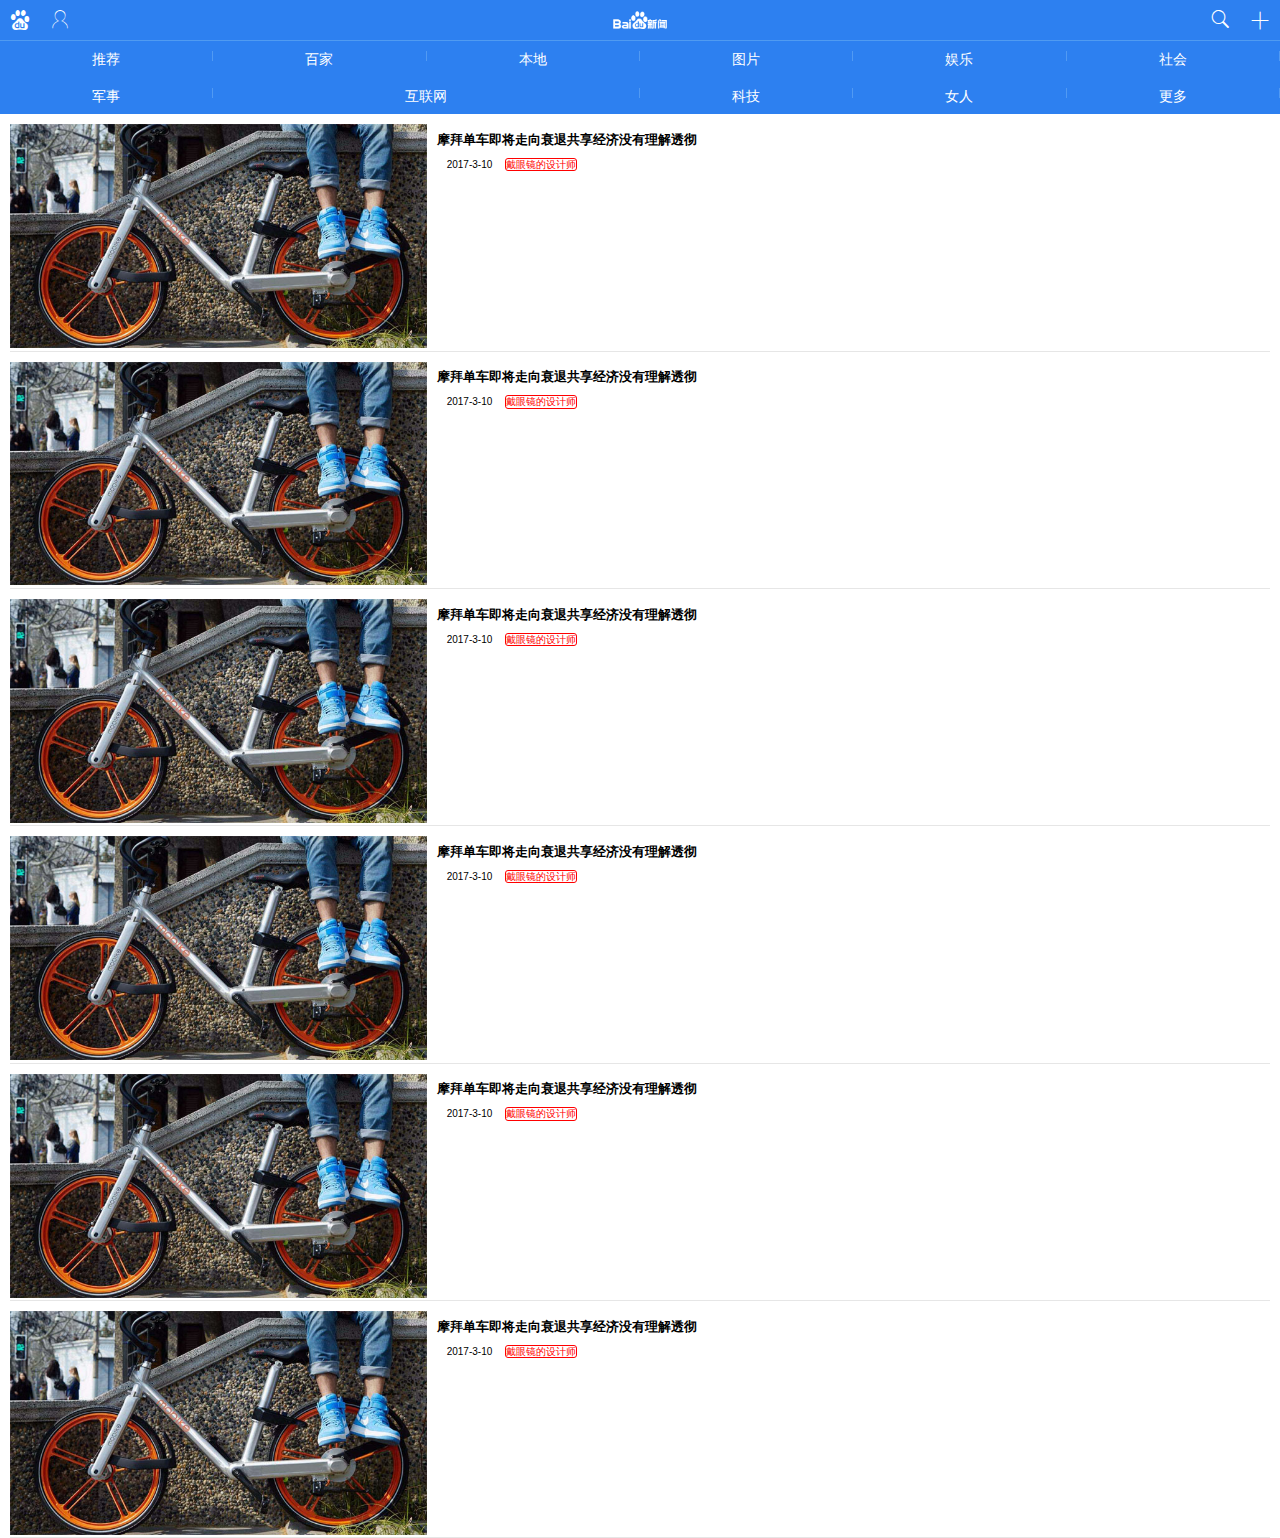
<file: index.html>
<!DOCTYPE html>
<html>
<head>
<meta charset="utf-8">
<meta name="viewport" content="width=device-width,initial-scale=1,maximum-scale=1,user-scalable=0">

	<title>百度新闻</title>
	<link rel="stylesheet" type="text/css" href="css/reset.css">
	<link rel="stylesheet" type="text/css" href="font/iconfont.css">
	<link rel="stylesheet" type="text/css" href="css/new.css">
</head>
<body>
	<div class="containter">
		<header class="cf">
		<a href="#" class="logo"><span class="iconfont">&#xe6b7;</span></a>
		<a href="#" class="user"><span class="iconfont">&#xe62a;</span></a>
		<a href="#" class="add"><span class="iconfont">&#xe6b0;</span></a>
		<a href="#" class="search"><span class="iconfont">&#xe504;</span></a>
			
		</header>
		<nav>
		<ul>
			<li><a href="#">推荐</a><i></i></li>
			<li><a href="#">百家</a><i></i></li>
			<li><a href="#">本地</a><i></i></li>
			<li><a href="#">图片</a><i></i></li>
			<li><a href="#">娱乐</a><i></i></li>
			<li><a href="#">社会</a><i></i></li>
			<li><a href="#">军事</a><i></i></li>
			<li><a href="#">互联网</a><i></i></li>
			<li><a href="#">科技</a><i></i></li>
			<li><a href="#">女人</a><i></i></li>
			<li><a href="#">更多</a><i></i></li>
		</ul>
			
		</nav>
		<article class="new-main">
		  	<ul class="new-lists">
		  		<li class="new-list">
		  			<div class="newsimg">
		  				<img src="img/267f9e2f07082838ecdff4e6b199a9014d08f176.jpg" width="100%">
		  			</div>
		  			<div class="newscontent">
		  				<h1>摩拜单车即将走向衰退共享经济没有理解透彻</h1>
		  				<p>
		  					<span class="newstime">2017-3-10</span>
		  					<span class="newsrc">戴眼镜的设计师</span>
		  				</p>
		  			</div>
		  		</li>
		  		<!-- 第2个 -->
		  		<li class="new-list">
		  			<div class="newsimg">
		  				<img src="img/267f9e2f07082838ecdff4e6b199a9014d08f176.jpg" width="100%">
		  			</div>
		  			<div class="newscontent">
		  				<h1>摩拜单车即将走向衰退共享经济没有理解透彻</h1>
		  				<p>
		  					<span class="newstime">2017-3-10</span>
		  					<span class="newsrc">戴眼镜的设计师</span>
		  				</p>
		  			</div>
		  		</li>
		  		<!-- 第3个 -->
		  		<li class="new-list">
		  			<div class="newsimg">
		  				<img src="img/267f9e2f07082838ecdff4e6b199a9014d08f176.jpg" width="100%">
		  			</div>
		  			<div class="newscontent">
		  				<h1>摩拜单车即将走向衰退共享经济没有理解透彻</h1>
		  				<p>
		  					<span class="newstime">2017-3-10</span>
		  					<span class="newsrc">戴眼镜的设计师</span>
		  				</p>
		  			</div>
		  		</li>
		  		<!-- 第4个 -->
		  		<li class="new-list">
		  			<div class="newsimg">
		  				<img src="img/267f9e2f07082838ecdff4e6b199a9014d08f176.jpg" width="100%">
		  			</div>
		  			<div class="newscontent">
		  				<h1>摩拜单车即将走向衰退共享经济没有理解透彻</h1>
		  				<p>
		  					<span class="newstime">2017-3-10</span>
		  					<span class="newsrc">戴眼镜的设计师</span>
		  				</p>
		  			</div>
		  		</li>
		  		<!-- 第5个 -->
		  		<li class="new-list">
		  			<div class="newsimg">
		  				<img src="img/267f9e2f07082838ecdff4e6b199a9014d08f176.jpg" width="100%">
		  			</div>
		  			<div class="newscontent">
		  				<h1>摩拜单车即将走向衰退共享经济没有理解透彻</h1>
		  				<p>
		  					<span class="newstime">2017-3-10</span>
		  					<span class="newsrc">戴眼镜的设计师</span>
		  				</p>
		  			</div>
		  		</li>
		  		<li class="new-list">
		  			<div class="newsimg">
		  				<img src="img/267f9e2f07082838ecdff4e6b199a9014d08f176.jpg" width="100%">
		  			</div>
		  			<div class="newscontent">
		  				<h1>摩拜单车即将走向衰退共享经济没有理解透彻</h1>
		  				<p>
		  					<span class="newstime">2017-3-10</span>
		  					<span class="newsrc">戴眼镜的设计师</span>
		  				</p>
		  			</div>
		  		</li>
		  	</ul>

		

			
		</article>
		
	</div>
	<script type="text/javascript" src="js/jquery-3.1.1.min.js"></script>
	<script type="text/javascript">
		$(document).ready(function(){
			var deviceWidth =$('body').width();

			$('nav li').each(function(index,itme){
				if($(this).find('a').html().split('').length>2){
					$(this).width(deviceWidth/3);
				}else{
					$(this).width(deviceWidth/6);
				}
			});

		});
	</script>















</body>
</html>
</file>
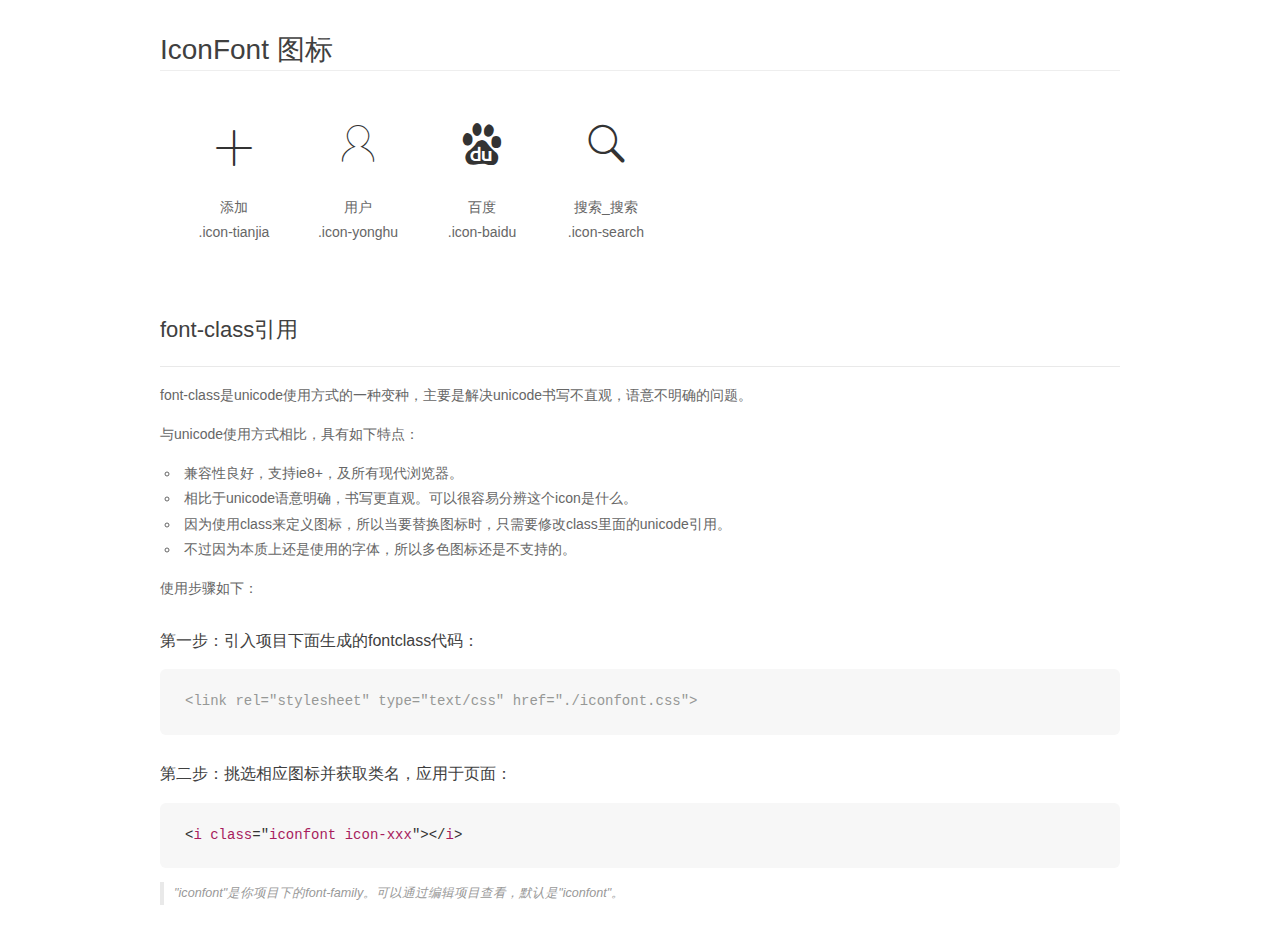
<file: font/demo_fontclass.html>
<!DOCTYPE html>
<html>
<head>
    <meta charset="utf-8"/>
    <title>IconFont</title>
    <link rel="stylesheet" href="demo.css">
    <link rel="stylesheet" href="iconfont.css">
</head>
<body>
    <div class="main markdown">
        <h1>IconFont 图标</h1>
        <ul class="icon_lists clear">
            
                <li>
                <i class="icon iconfont icon-tianjia"></i>
                    <div class="name">添加</div>
                    <div class="fontclass">.icon-tianjia</div>
                </li>
            
                <li>
                <i class="icon iconfont icon-yonghu"></i>
                    <div class="name">用户</div>
                    <div class="fontclass">.icon-yonghu</div>
                </li>
            
                <li>
                <i class="icon iconfont icon-baidu"></i>
                    <div class="name">百度</div>
                    <div class="fontclass">.icon-baidu</div>
                </li>
            
                <li>
                <i class="icon iconfont icon-search"></i>
                    <div class="name">搜索_搜索</div>
                    <div class="fontclass">.icon-search</div>
                </li>
            
        </ul>

        <h2 id="font-class-">font-class引用</h2>
        <hr>

        <p>font-class是unicode使用方式的一种变种，主要是解决unicode书写不直观，语意不明确的问题。</p>
        <p>与unicode使用方式相比，具有如下特点：</p>
        <ul>
        <li>兼容性良好，支持ie8+，及所有现代浏览器。</li>
        <li>相比于unicode语意明确，书写更直观。可以很容易分辨这个icon是什么。</li>
        <li>因为使用class来定义图标，所以当要替换图标时，只需要修改class里面的unicode引用。</li>
        <li>不过因为本质上还是使用的字体，所以多色图标还是不支持的。</li>
        </ul>
        <p>使用步骤如下：</p>
        <h3 id="-fontclass-">第一步：引入项目下面生成的fontclass代码：</h3>


        <pre><code class="lang-js hljs javascript"><span class="hljs-comment">&lt;link rel="stylesheet" type="text/css" href="./iconfont.css"&gt;</span></code></pre>
        <h3 id="-">第二步：挑选相应图标并获取类名，应用于页面：</h3>
        <pre><code class="lang-css hljs">&lt;<span class="hljs-selector-tag">i</span> <span class="hljs-selector-tag">class</span>="<span class="hljs-selector-tag">iconfont</span> <span class="hljs-selector-tag">icon-xxx</span>"&gt;&lt;/<span class="hljs-selector-tag">i</span>&gt;</code></pre>
        <blockquote>
        <p>"iconfont"是你项目下的font-family。可以通过编辑项目查看，默认是"iconfont"。</p>
        </blockquote>
    </div>
</body>
</html>
</file>
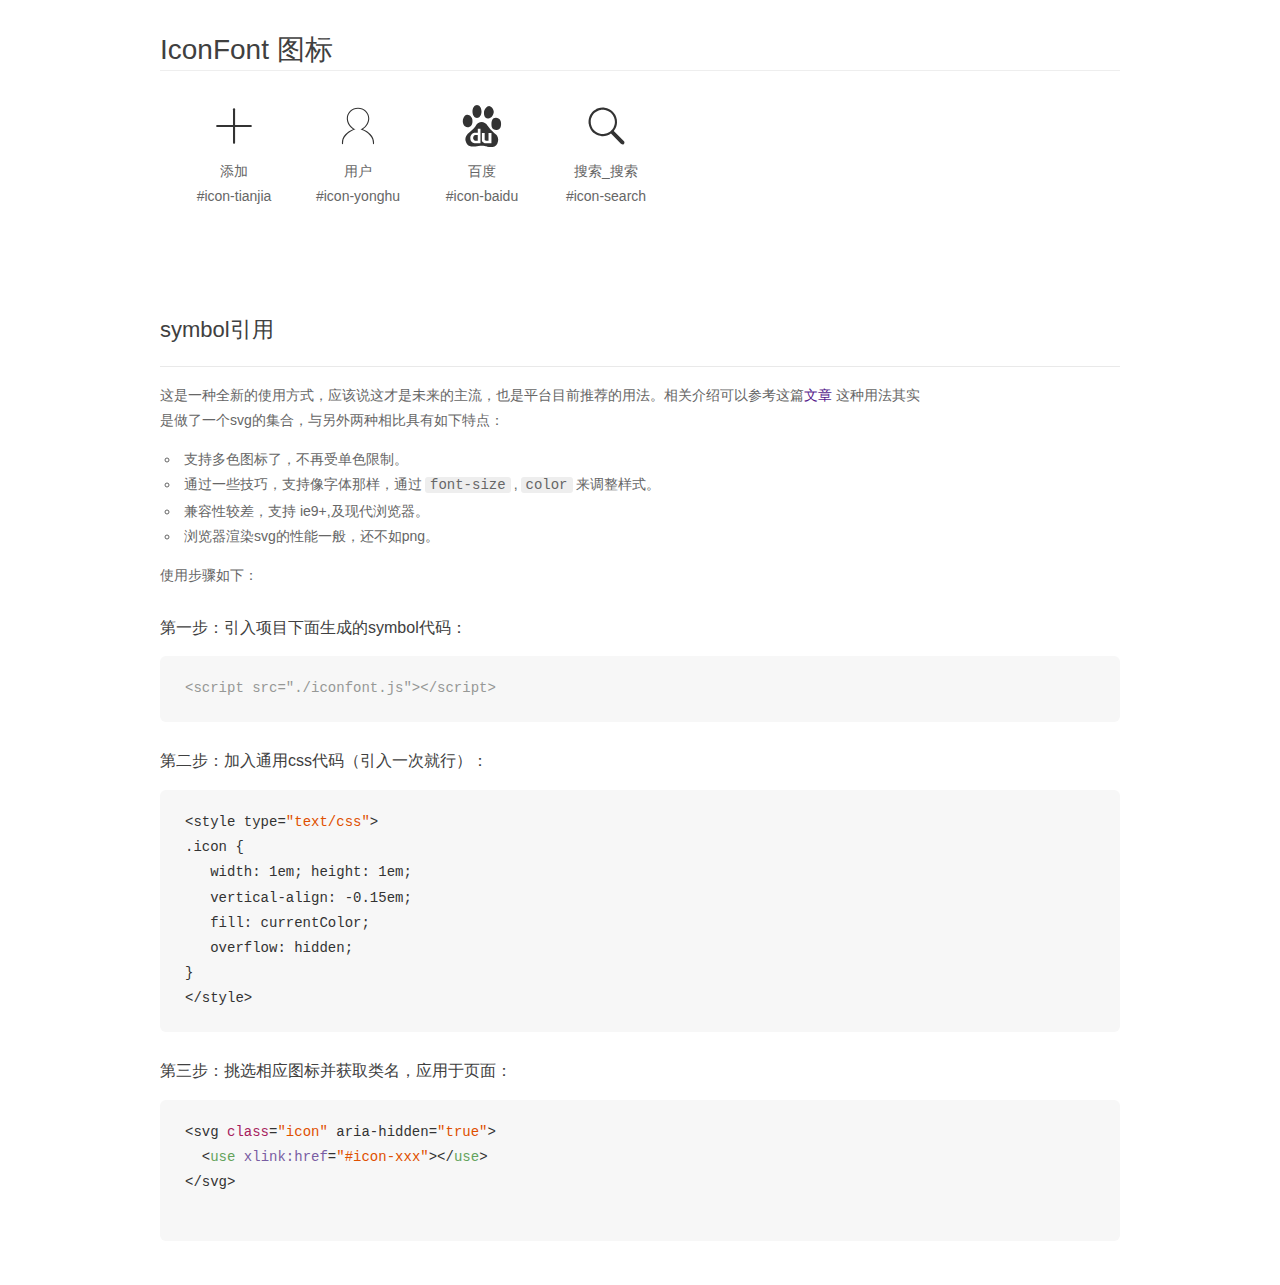
<file: font/demo_symbol.html>
<!DOCTYPE html>
<html>
<head>
    <meta charset="utf-8"/>
    <title>IconFont</title>
    <link rel="stylesheet" href="demo.css">
    <script src="iconfont.js"></script>

    <style type="text/css">
        .icon {
          /* 通过设置 font-size 来改变图标大小 */
          width: 1em; height: 1em;
          /* 图标和文字相邻时，垂直对齐 */
          vertical-align: -0.15em;
          /* 通过设置 color 来改变 SVG 的颜色/fill */
          fill: currentColor;
          /* path 和 stroke 溢出 viewBox 部分在 IE 下会显示
             normalize.css 中也包含这行 */
          overflow: hidden;
        }

    </style>
</head>
<body>
    <div class="main markdown">
        <h1>IconFont 图标</h1>
        <ul class="icon_lists clear">
            
                <li>
                    <svg class="icon" aria-hidden="true">
                        <use xlink:href="#icon-tianjia"></use>
                    </svg>
                    <div class="name">添加</div>
                    <div class="fontclass">#icon-tianjia</div>
                </li>
            
                <li>
                    <svg class="icon" aria-hidden="true">
                        <use xlink:href="#icon-yonghu"></use>
                    </svg>
                    <div class="name">用户</div>
                    <div class="fontclass">#icon-yonghu</div>
                </li>
            
                <li>
                    <svg class="icon" aria-hidden="true">
                        <use xlink:href="#icon-baidu"></use>
                    </svg>
                    <div class="name">百度</div>
                    <div class="fontclass">#icon-baidu</div>
                </li>
            
                <li>
                    <svg class="icon" aria-hidden="true">
                        <use xlink:href="#icon-search"></use>
                    </svg>
                    <div class="name">搜索_搜索</div>
                    <div class="fontclass">#icon-search</div>
                </li>
            
        </ul>


        <h2 id="symbol-">symbol引用</h2>
        <hr>

        <p>这是一种全新的使用方式，应该说这才是未来的主流，也是平台目前推荐的用法。相关介绍可以参考这篇<a href="">文章</a>
        这种用法其实是做了一个svg的集合，与另外两种相比具有如下特点：</p>
        <ul>
          <li>支持多色图标了，不再受单色限制。</li>
          <li>通过一些技巧，支持像字体那样，通过<code>font-size</code>,<code>color</code>来调整样式。</li>
          <li>兼容性较差，支持 ie9+,及现代浏览器。</li>
          <li>浏览器渲染svg的性能一般，还不如png。</li>
        </ul>
        <p>使用步骤如下：</p>
        <h3 id="-symbol-">第一步：引入项目下面生成的symbol代码：</h3>
        <pre><code class="lang-js hljs javascript"><span class="hljs-comment">&lt;script src="./iconfont.js"&gt;&lt;/script&gt;</span></code></pre>
        <h3 id="-css-">第二步：加入通用css代码（引入一次就行）：</h3>
        <pre><code class="lang-js hljs javascript">&lt;style type=<span class="hljs-string">"text/css"</span>&gt;
.icon {
   width: <span class="hljs-number">1</span>em; height: <span class="hljs-number">1</span>em;
   vertical-align: <span class="hljs-number">-0.15</span>em;
   fill: currentColor;
   overflow: hidden;
}
&lt;<span class="hljs-regexp">/style&gt;</span></code></pre>
        <h3 id="-">第三步：挑选相应图标并获取类名，应用于页面：</h3>
        <pre><code class="lang-js hljs javascript">&lt;svg <span class="hljs-class"><span class="hljs-keyword">class</span></span>=<span class="hljs-string">"icon"</span> aria-hidden=<span class="hljs-string">"true"</span>&gt;<span class="xml"><span class="hljs-tag">
  &lt;<span class="hljs-name">use</span> <span class="hljs-attr">xlink:href</span>=<span class="hljs-string">"#icon-xxx"</span>&gt;</span><span class="hljs-tag">&lt;/<span class="hljs-name">use</span>&gt;</span>
</span>&lt;<span class="hljs-regexp">/svg&gt;
        </span></code></pre>
    </div>
</body>
</html>
</file>
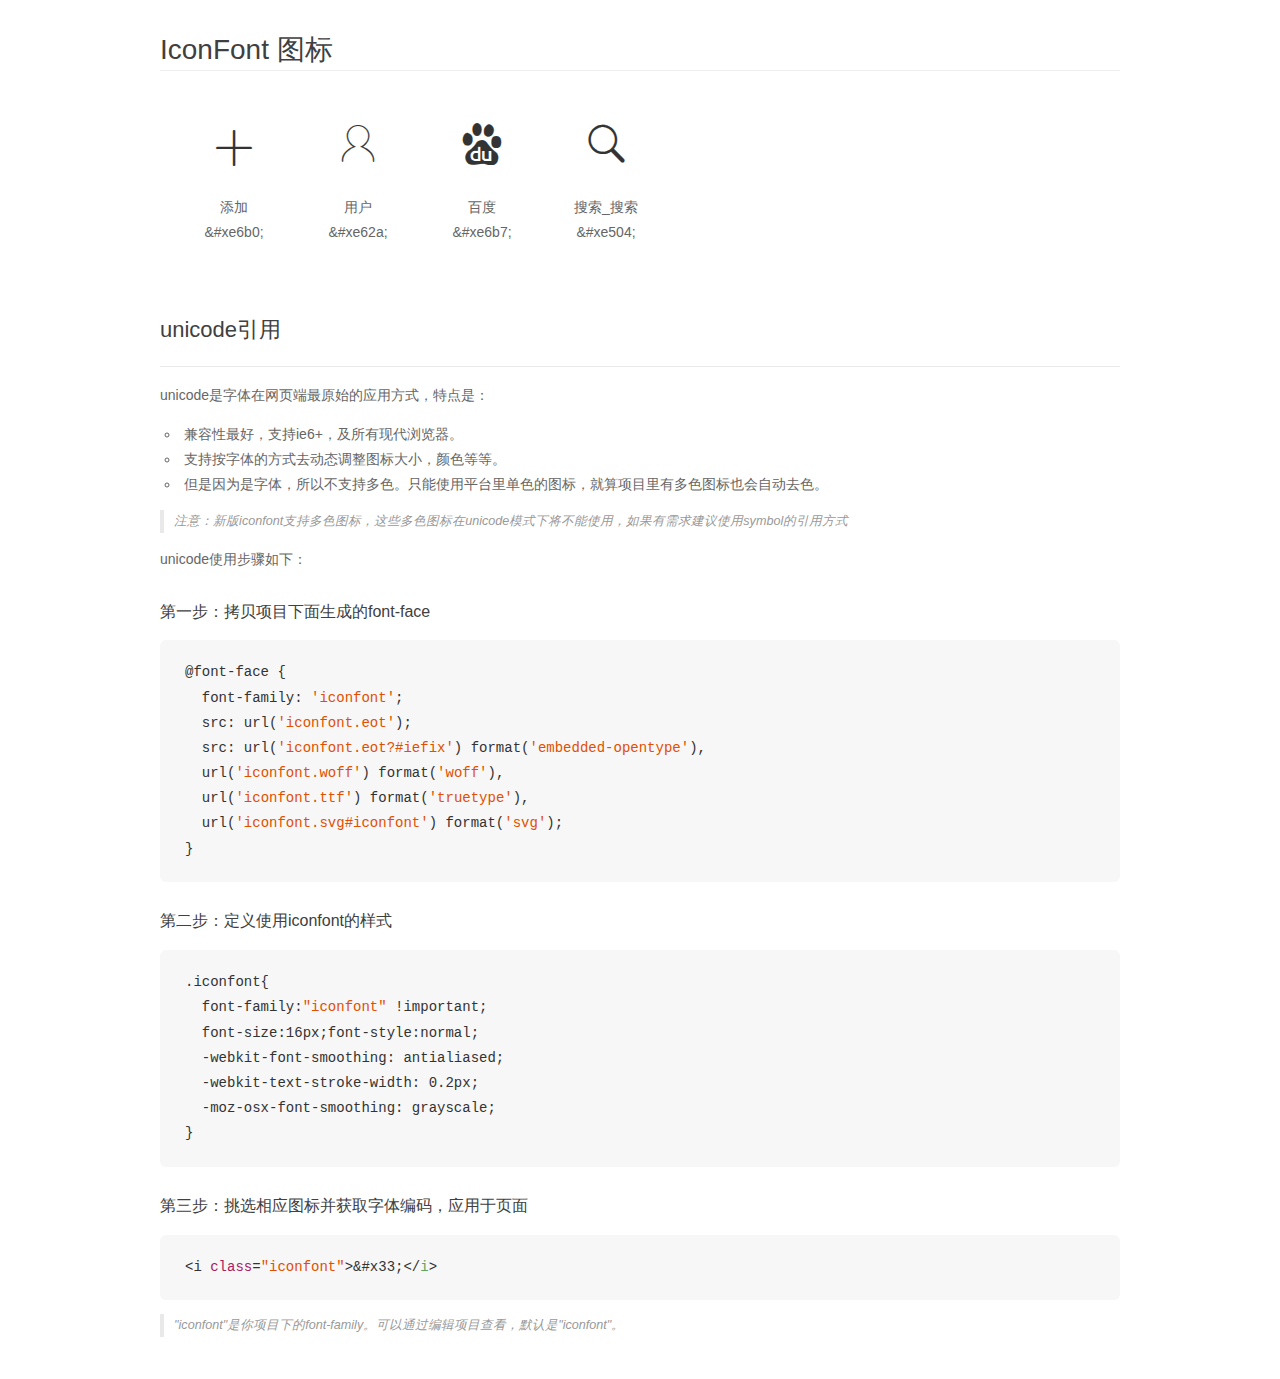
<file: font/demo_unicode.html>
<!DOCTYPE html>
<html>
<head>
    <meta charset="utf-8"/>
    <title>IconFont</title>
    <link rel="stylesheet" href="demo.css">

    <style type="text/css">

        @font-face {font-family: "iconfont";
          src: url('iconfont.eot'); /* IE9*/
          src: url('iconfont.eot#iefix') format('embedded-opentype'), /* IE6-IE8 */
          url('iconfont.woff') format('woff'), /* chrome, firefox */
          url('iconfont.ttf') format('truetype'), /* chrome, firefox, opera, Safari, Android, iOS 4.2+*/
          url('iconfont.svg#iconfont') format('svg'); /* iOS 4.1- */
        }

        .iconfont {
          font-family:"iconfont" !important;
          font-size:16px;
          font-style:normal;
          -webkit-font-smoothing: antialiased;
          -webkit-text-stroke-width: 0.2px;
          -moz-osx-font-smoothing: grayscale;
        }

    </style>
</head>
<body>
    <div class="main markdown">
        <h1>IconFont 图标</h1>
        <ul class="icon_lists clear">
            
                <li>
                <i class="icon iconfont">&#xe6b0;</i>
                    <div class="name">添加</div>
                    <div class="code">&amp;#xe6b0;</div>
                </li>
            
                <li>
                <i class="icon iconfont">&#xe62a;</i>
                    <div class="name">用户</div>
                    <div class="code">&amp;#xe62a;</div>
                </li>
            
                <li>
                <i class="icon iconfont">&#xe6b7;</i>
                    <div class="name">百度</div>
                    <div class="code">&amp;#xe6b7;</div>
                </li>
            
                <li>
                <i class="icon iconfont">&#xe504;</i>
                    <div class="name">搜索_搜索</div>
                    <div class="code">&amp;#xe504;</div>
                </li>
            
        </ul>
        <h2 id="unicode-">unicode引用</h2>
        <hr>

        <p>unicode是字体在网页端最原始的应用方式，特点是：</p>
        <ul>
        <li>兼容性最好，支持ie6+，及所有现代浏览器。</li>
        <li>支持按字体的方式去动态调整图标大小，颜色等等。</li>
        <li>但是因为是字体，所以不支持多色。只能使用平台里单色的图标，就算项目里有多色图标也会自动去色。</li>
        </ul>
        <blockquote>
        <p>注意：新版iconfont支持多色图标，这些多色图标在unicode模式下将不能使用，如果有需求建议使用symbol的引用方式</p>
        </blockquote>
        <p>unicode使用步骤如下：</p>
        <h3 id="-font-face">第一步：拷贝项目下面生成的font-face</h3>
        <pre><code class="lang-js hljs javascript">@font-face {
  font-family: <span class="hljs-string">'iconfont'</span>;
  src: url(<span class="hljs-string">'iconfont.eot'</span>);
  src: url(<span class="hljs-string">'iconfont.eot?#iefix'</span>) format(<span class="hljs-string">'embedded-opentype'</span>),
  url(<span class="hljs-string">'iconfont.woff'</span>) format(<span class="hljs-string">'woff'</span>),
  url(<span class="hljs-string">'iconfont.ttf'</span>) format(<span class="hljs-string">'truetype'</span>),
  url(<span class="hljs-string">'iconfont.svg#iconfont'</span>) format(<span class="hljs-string">'svg'</span>);
}
</code></pre>
        <h3 id="-iconfont-">第二步：定义使用iconfont的样式</h3>
        <pre><code class="lang-js hljs javascript">.iconfont{
  font-family:<span class="hljs-string">"iconfont"</span> !important;
  font-size:<span class="hljs-number">16</span>px;font-style:normal;
  -webkit-font-smoothing: antialiased;
  -webkit-text-stroke-width: <span class="hljs-number">0.2</span>px;
  -moz-osx-font-smoothing: grayscale;
}
</code></pre>
        <h3 id="-">第三步：挑选相应图标并获取字体编码，应用于页面</h3>
        <pre><code class="lang-js hljs javascript">&lt;i <span class="hljs-class"><span class="hljs-keyword">class</span></span>=<span class="hljs-string">"iconfont"</span>&gt;&amp;#x33;<span class="xml"><span class="hljs-tag">&lt;/<span class="hljs-name">i</span>&gt;</span></span></code></pre>

        <blockquote>
        <p>"iconfont"是你项目下的font-family。可以通过编辑项目查看，默认是"iconfont"。</p>
        </blockquote>
    </div>


</body>
</html>
</file>
<file: font/iconfont.css>
@font-face {font-family: "iconfont";
  src: url('iconfont.eot?t=1489119829277'); /* IE9*/
  src: url('iconfont.eot?t=1489119829277#iefix') format('embedded-opentype'), /* IE6-IE8 */
  url('iconfont.woff?t=1489119829277') format('woff'), /* chrome, firefox */
  url('iconfont.ttf?t=1489119829277') format('truetype'), /* chrome, firefox, opera, Safari, Android, iOS 4.2+*/
  url('iconfont.svg?t=1489119829277#iconfont') format('svg'); /* iOS 4.1- */
}

.iconfont {
  font-family:"iconfont" !important;
  font-size:16px;
  font-style:normal;
  -webkit-font-smoothing: antialiased;
  -moz-osx-font-smoothing: grayscale;
}

.icon-tianjia:before { content: "\e6b0"; }

.icon-yonghu:before { content: "\e62a"; }

.icon-baidu:before { content: "\e6b7"; }

.icon-search:before { content: "\e504"; }
</file>
<file: css/new.css>
.cf::before,
	.cf::after{
	content: "";
	display: block;
	clear: both;
	}
    html{
    	font-size: 62.5%;
    	font-family: arial;
    	height: 100%;
    }
    body{
    	height: 100%;
    }
    .containter{
    	height: 100%;
    	width: 100%;
    }
    a{
    	text-decoration: none;
    }
    /*reset end*/
    header{
    	background:#2D80F0 url('../img/bg-news-logo_344ce44.png') no-repeat center center;
        background-size: 5.4em;
        border-bottom: 1px solid #509BF1;

    }
    header a{
    	display: block;
    	height: 4rem;
    	line-height: 4rem;
    	color: #fff;
    	margin: 0 1rem;
    }
    header a:nth-child(1),
    header a:nth-child(2){
    	float: left;

    }
     header a:nth-child(3),
     header a:nth-child(4){
    	float: right;

    }
    header a .iconfont{
    	font-size: 2rem;
    }
    nav{
	background:#2D80F0;
    }
    nav ul {
    	list-style: none;
    	margin: 0;
    	padding: 0;
    	font-size: 0;
    	/*font-size=0 去除空白*/
    }
    nav ul li{
    	display: inline-block;
    	font-size: 1.44rem;
    	text-align: center;
    	/*padding: 0;*/
    }
    nav  a{
        display: inline-block;
        padding:  1rem 0;
        color: #fff;
    }
     nav ul i{
     	display: inline-block;
     	height: 1rem;
        float: right;
     	border-right: 1px solid #519AF3;
     	position: relative;
     	top: 1rem;
     }
     .new-lists{
     	margin: 1rem 0 ;
     	padding: 0 1rem;
     	list-style: none;

     }
     .new-lists h1{
        font-size: 1.3rem;
        /*text-align: center;*/
     }
/*     .new-list  .newscontent p{
     	margin-bottom: 1rem;
     }*/
     .new-list{
     	display: flex;
     	border-bottom: 1px solid #E6E6E6;
     	margin-top: 1rem;
     	
     }
     .newsimg{
     	flex: 1;
     }
     .newscontent{
     	flex: 2;
     	
     	margin-left: 1rem;
     	margin-bottom: 1rem;
     }

     .newscontent span{
     	display: inline-block;
     	
     	margin-left: 1rem;
     	/*margin-bottom: 1rem;*/
     }
     .newscontent span:nth-child(2){
     	border-radius: 3px;
     	border: 1px solid red;
     	margin-left: 1rem ;
     	/*padding-bottom: 1rem;*/
     	color: red;
     	font-size: 1rem;

     }
</file>
<file: font/demo.css>
*{margin: 0;padding: 0;list-style: none;}
/*
KISSY CSS Reset
理念：1. reset 的目的不是清除浏览器的默认样式，这仅是部分工作。清除和重置是紧密不可分的。
2. reset 的目的不是让默认样式在所有浏览器下一致，而是减少默认样式有可能带来的问题。
3. reset 期望提供一套普适通用的基础样式。但没有银弹，推荐根据具体需求，裁剪和修改后再使用。
特色：1. 适应中文；2. 基于最新主流浏览器。
维护：玉伯<lifesinger@gmail.com>, 正淳<ragecarrier@gmail.com>
 */

/** 清除内外边距 **/
body, h1, h2, h3, h4, h5, h6, hr, p, blockquote, /* structural elements 结构元素 */
dl, dt, dd, ul, ol, li, /* list elements 列表元素 */
pre, /* text formatting elements 文本格式元素 */
form, fieldset, legend, button, input, textarea, /* form elements 表单元素 */
th, td /* table elements 表格元素 */ {
  margin: 0;
  padding: 0;
}

/** 设置默认字体 **/
body,
button, input, select, textarea /* for ie */ {
  font: 12px/1.5 tahoma, arial, \5b8b\4f53, sans-serif;
}
h1, h2, h3, h4, h5, h6 { font-size: 100%; }
address, cite, dfn, em, var { font-style: normal; } /* 将斜体扶正 */
code, kbd, pre, samp { font-family: courier new, courier, monospace; } /* 统一等宽字体 */
small { font-size: 12px; } /* 小于 12px 的中文很难阅读，让 small 正常化 */

/** 重置列表元素 **/
ul, ol { list-style: none; }

/** 重置文本格式元素 **/
a { text-decoration: none; }
a:hover { text-decoration: underline; }


/** 重置表单元素 **/
legend { color: #000; } /* for ie6 */
fieldset, img { border: 0; } /* img 搭车：让链接里的 img 无边框 */
button, input, select, textarea { font-size: 100%; } /* 使得表单元素在 ie 下能继承字体大小 */
/* 注：optgroup 无法扶正 */

/** 重置表格元素 **/
table { border-collapse: collapse; border-spacing: 0; }

/* 清除浮动 */
.ks-clear:after, .clear:after {
  content: '\20';
  display: block;
  height: 0;
  clear: both;
}
.ks-clear, .clear {
  *zoom: 1;
}

.main {
  padding: 30px 100px;
width: 960px;
margin: 0 auto;
}
.main h1{font-size:36px; color:#333; text-align:left;margin-bottom:30px; border-bottom: 1px solid #eee;}

.helps{margin-top:40px;}
.helps pre{
  padding:20px;
  margin:10px 0;
  border:solid 1px #e7e1cd;
  background-color: #fffdef;
  overflow: auto;
}

.icon_lists{
  width: 100% !important;

}

.icon_lists li{
  float:left;
  width: 100px;
  height:180px;
  text-align: center;
  list-style: none !important;
}
.icon_lists .icon{
  font-size: 42px;
  line-height: 100px;
  margin: 10px 0;
  color:#333;
  -webkit-transition: font-size 0.25s ease-out 0s;
  -moz-transition: font-size 0.25s ease-out 0s;
  transition: font-size 0.25s ease-out 0s;

}
.icon_lists .icon:hover{
  font-size: 100px;
}



.markdown {
  color: #666;
  font-size: 14px;
  line-height: 1.8;
}

.highlight {
  line-height: 1.5;
}

.markdown img {
  vertical-align: middle;
  max-width: 100%;
}

.markdown h1 {
  color: #404040;
  font-weight: 500;
  line-height: 40px;
  margin-bottom: 24px;
}

.markdown h2,
.markdown h3,
.markdown h4,
.markdown h5,
.markdown h6 {
  color: #404040;
  margin: 1.6em 0 0.6em 0;
  font-weight: 500;
  clear: both;
}

.markdown h1 {
  font-size: 28px;
}

.markdown h2 {
  font-size: 22px;
}

.markdown h3 {
  font-size: 16px;
}

.markdown h4 {
  font-size: 14px;
}

.markdown h5 {
  font-size: 12px;
}

.markdown h6 {
  font-size: 12px;
}

.markdown hr {
  height: 1px;
  border: 0;
  background: #e9e9e9;
  margin: 16px 0;
  clear: both;
}

.markdown p,
.markdown pre {
  margin: 1em 0;
}

.markdown > p,
.markdown > blockquote,
.markdown > .highlight,
.markdown > ol,
.markdown > ul {
  width: 80%;
}

.markdown ul > li {
  list-style: circle;
}

.markdown > ul li,
.markdown blockquote ul > li {
  margin-left: 20px;
  padding-left: 4px;
}

.markdown > ul li p,
.markdown > ol li p {
  margin: 0.6em 0;
}

.markdown ol > li {
  list-style: decimal;
}

.markdown > ol li,
.markdown blockquote ol > li {
  margin-left: 20px;
  padding-left: 4px;
}

.markdown code {
  margin: 0 3px;
  padding: 0 5px;
  background: #eee;
  border-radius: 3px;
}

.markdown pre {
  border-radius: 6px;
  background: #f7f7f7;
  padding: 20px;
}

.markdown pre code {
  border: none;
  background: #f7f7f7;
  margin: 0;
}

.markdown strong,
.markdown b {
  font-weight: 600;
}

.markdown > table {
  border-collapse: collapse;
  border-spacing: 0px;
  empty-cells: show;
  border: 1px solid #e9e9e9;
  width: 95%;
  margin-bottom: 24px;
}

.markdown > table th {
  white-space: nowrap;
  color: #333;
  font-weight: 600;

}

.markdown > table th,
.markdown > table td {
  border: 1px solid #e9e9e9;
  padding: 8px 16px;
  text-align: left;
}

.markdown > table th {
  background: #F7F7F7;
}

.markdown blockquote {
  font-size: 90%;
  color: #999;
  border-left: 4px solid #e9e9e9;
  padding-left: 0.8em;
  margin: 1em 0;
  font-style: italic;
}

.markdown blockquote p {
  margin: 0;
}

.markdown .anchor {
  opacity: 0;
  transition: opacity 0.3s ease;
  margin-left: 8px;
}

.markdown .waiting {
  color: #ccc;
}

.markdown h1:hover .anchor,
.markdown h2:hover .anchor,
.markdown h3:hover .anchor,
.markdown h4:hover .anchor,
.markdown h5:hover .anchor,
.markdown h6:hover .anchor {
  opacity: 1;
  display: inline-block;
}

.markdown > br,
.markdown > p > br {
  clear: both;
}


.hljs {
  display: block;
  background: white;
  padding: 0.5em;
  color: #333333;
  overflow-x: auto;
}

.hljs-comment,
.hljs-meta {
  color: #969896;
}

.hljs-string,
.hljs-variable,
.hljs-template-variable,
.hljs-strong,
.hljs-emphasis,
.hljs-quote {
  color: #df5000;
}

.hljs-keyword,
.hljs-selector-tag,
.hljs-type {
  color: #a71d5d;
}

.hljs-literal,
.hljs-symbol,
.hljs-bullet,
.hljs-attribute {
  color: #0086b3;
}

.hljs-section,
.hljs-name {
  color: #63a35c;
}

.hljs-tag {
  color: #333333;
}

.hljs-title,
.hljs-attr,
.hljs-selector-id,
.hljs-selector-class,
.hljs-selector-attr,
.hljs-selector-pseudo {
  color: #795da3;
}

.hljs-addition {
  color: #55a532;
  background-color: #eaffea;
}

.hljs-deletion {
  color: #bd2c00;
  background-color: #ffecec;
}

.hljs-link {
  text-decoration: underline;
}

pre{
  background: #fff;
}
</file>
